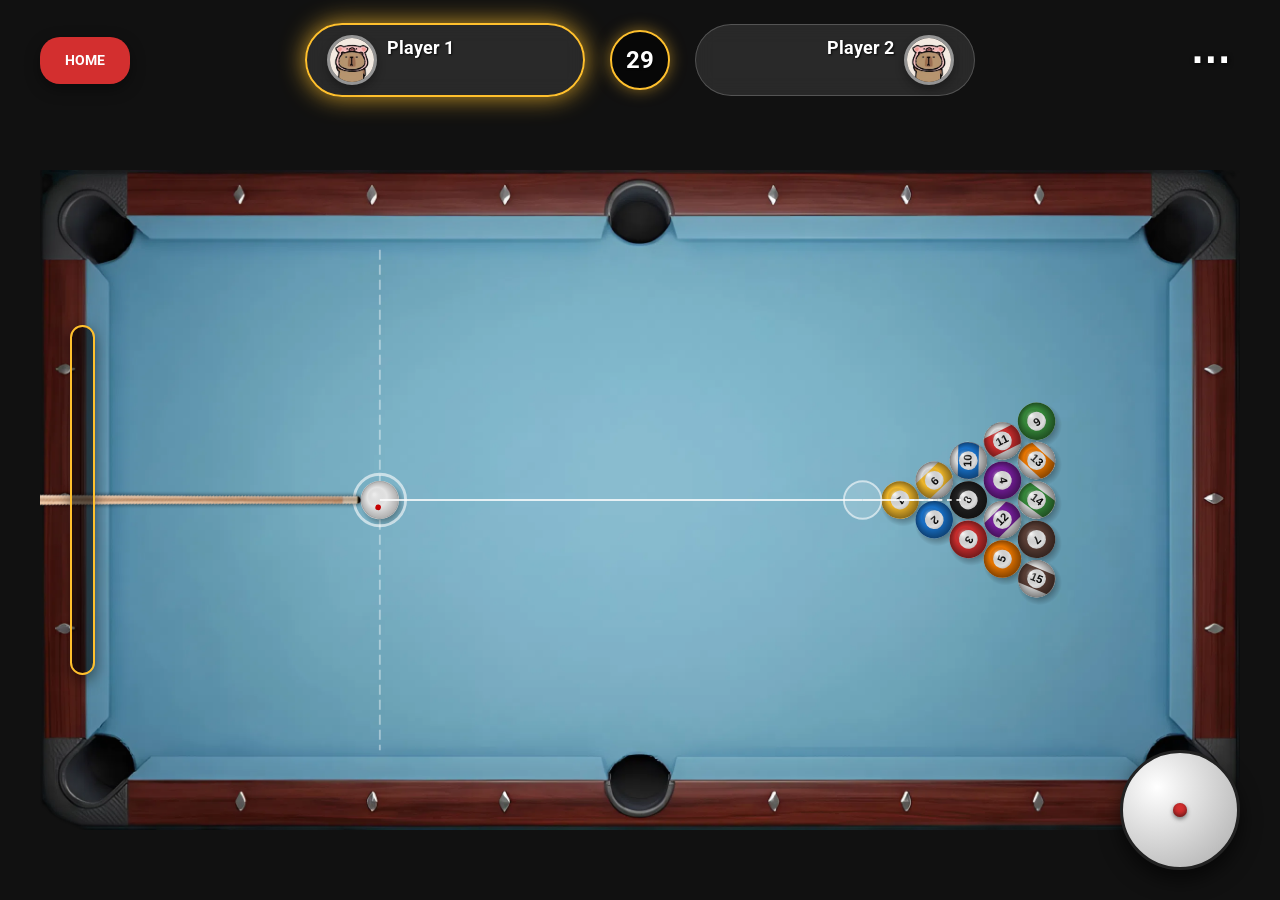
<file: AI_TEAM 15 FINAL/src/Game/game.html>
<!DOCTYPE html>
<html lang="en">
<head>
    <meta charset="UTF-8">
    <meta name="viewport" content="width=device-width, initial-scale=1.0">
    <title>Realistic 8 Ball Pool - Team2</title>
    <link rel="stylesheet" href="game-layout.css">
</head>
<body>
    <div class="main-wrapper">
        <div id="game-table" class="billiards-table">
            <div class="top-overlay-ui">
                <button id="homeBtn" class="ui-btn btn-danger">Home</button>
                <div class="player-info-hud">
                    <div class="hud-box" id="player1">
                        <img class="avatar" src="../../Assets/Image/avatar.jpg" alt="avatar">
                        <div class="stats">
                            <div class="name" id="player1_name">Player 1</div>
                            <div class="score" id="player1_balls_list" style="display: flex; gap: 4px;"></div>
                        </div>
                    </div>
                    
                    <div class="timer-box" id="turn-timer">30</div>

                    <div class="hud-box" id="player2">
                        <div class="stats" style="text-align: right;">
                            <div class="name" id="player2_name">Computer</div>
                            <div class="score" id="player2_balls_list" style="display: flex; gap: 4px; justify-content: flex-end;"></div>
                        </div>
                        <img class="avatar" src="../../Assets/Image/avatar.jpg" alt="avatar">
                    </div>
                </div>
                <div id="pause-button-container" style="margin-left: 20px;">
                    <div id="pause-icon" class="clickable">&#8943;</div>
                </div>
            </div>

            <div class="felt-playing-area">
                <canvas id="myCanvas"></canvas>
                <div id="power-bar-container">
                    <div id="power-bar-fill"></div>
                </div>
            </div>
            
            <div id="spin-control-container">
                <div id="spin-ball">
                    <div id="spin-dot"></div>
                </div>
            </div>
        </div>
    </div>

    <div id="displayWinner" class="winner-popup">
        <h1>GAME OVER</h1>
        <h2><span id="namePlayerWinner"></span> Winner!</h2>
        <button id="btnRestartWin" class="ui-btn btn-success" style="margin-top: 20px;">Play Again</button>
    </div>

    <div id="pause-overlay">
        <div id="pause-menu">
            <h2>Game Paused</h2>
            <button id="btn-resume" class="ui-btn btn-success">Resume</button>
            <button id="btn-playagain" class="ui-btn btn-danger">Play Again</button>
        </div>
    </div>

    <script src="../../ModelScript/Vector2D.js"></script>
    <script src="../../ModelScript/Stick.js"></script>
    <script src="../../ModelScript/PoolGame.js"></script>
    <script src="../../ModelScript/MyCanvas.js"></script>
    <script src="../../ModelScript/GamePolicy.js"></script>
    <script src="../../ModelScript/GameWorld.js"></script>
    <script src="../../ModelScript/Bot.js"></script>
    <script src="../../ModelScript/Board.js"></script>
    <script src="../../ModelScript/Ball.js"></script>
    <script src="../../ModelScript/Assets.js"></script>
    <script src="../../CommonHelper/Helper/simulateShotHelper.js"></script>
    <script src="../../CommonHelper/Model/algorithm.js"></script>
    <script src="game-script.js"></script>
    <script>new PoolGame().init();</script>
</body>
</html>
</file>
<file: AI_TEAM 15 FINAL/src/Game/game-layout.css>
@import url('https://fonts.googleapis.com/css2?family=Roboto:wght@400;700&display=swap');

* {
    margin: 0;
    padding: 0;
    box-sizing: border-box;
    font-family: 'Roboto', sans-serif;
    user-select: none;
}

body {
    overflow: hidden;
    background: #111;
    display: flex;
    flex-direction: column;
    width: 100vw;
    height: 100vh;
}

.main-wrapper {
    width: 100%;
    height: 100%;
    display: flex;
    flex-direction: column;
}

.billiards-table {
    display: flex;
    flex-direction: column;
    width: 100%;
    height: 100%;
    padding: 20px 40px;
}

.top-overlay-ui {
    display: flex;
    justify-content: space-between;
    align-items: center;
    height: 80px;
    margin-bottom: 20px;
    z-index: 10;
    position: relative;
}

.player-info-hud {
    display: flex;
    gap: 25px;
    align-items: center;
    justify-content: center;
    position: absolute;
    left: 50%;
    transform: translateX(-50%);
}

.hud-box {
    display: flex;
    align-items: center;
    gap: 10px;
    background: rgba(255, 255, 255, 0.1); 
    backdrop-filter: blur(10px); 
    padding: 10px 20px;
    border-radius: 40px;
    border: 1px solid rgba(255,255,255,0.2);
    width: 280px;
    transition: box-shadow 0.3s ease, border 0.3s ease;
}

.hud-box .avatar {
    width: 50px;
    height: 50px;
    border-radius: 50%;
    border: 3px solid rgba(255, 255, 255, 0.5);
    box-shadow: 0 5px 10px rgba(0,0,0,0.3);
}

.hud-box .stats {
    flex-grow: 1;
    display: flex;
    flex-direction: column;
}

.hud-box .name {
    color: #fff;
    font-weight: bold;
    font-size: 1.1em;
    text-shadow: 1px 1px 2px rgba(0,0,0,0.8);
}

.score {
    display: flex;
    align-items: center;
    gap: 4px;
    min-height: 25px;
}

#player1.player-active, #player2.player-active {
    box-shadow: 0 0 25px rgba(255, 192, 45, 0.8);
    border: 2px solid #ffc02d;
}

.timer-box {
    background: rgba(0, 0, 0, 0.6);
    border: 2px solid #ffc02d;
    border-radius: 50%;
    width: 60px;
    height: 60px;
    display: flex;
    justify-content: center;
    align-items: center;
    color: #fff;
    font-size: 1.5em;
    font-weight: bold;
    box-shadow: 0 0 15px rgba(255, 192, 45, 0.5);
    text-shadow: 1px 1px 2px #000;
    transition: all 0.3s ease;
}

.timer-warning {
    color: #ff4444;
    border-color: #ff4444;
    box-shadow: 0 0 20px rgba(255, 68, 68, 0.8);
    animation: pulseTimer 1s infinite;
}

@keyframes pulseTimer {
    0% { transform: scale(1); }
    50% { transform: scale(1.15); }
    100% { transform: scale(1); }
}

.ui-btn {
    padding: 15px 25px;
    border: none;
    border-radius: 20px;
    color: white;
    font-weight: bold;
    cursor: pointer;
    text-transform: uppercase;
    font-size: 0.9em;
    box-shadow: 0 5px 15px rgba(0,0,0,0.4);
    transition: transform 0.2s;
}

.ui-btn:active {
    transform: scale(0.95);
}

.btn-danger { background-color: #d32f2f; }
.btn-success { background-color: #388e3c; }

.felt-playing-area {
    flex: 1;
    position: relative;
    width: 100%;
    overflow: hidden;
}

#myCanvas {
    position: absolute;
    top: 0;
    left: 0;
    width: 100%;
    height: 100%;
}

.winner-popup {
    display: none;
    position: absolute;
    top: 50%;
    left: 50%;
    transform: translate(-50%, -50%);
    background: rgba(0, 0, 0, 0.85);
    backdrop-filter: blur(15px);
    color: white;
    padding: 40px 60px;
    border-radius: 20px;
    text-align: center;
    border: 2px solid #ffc02d;
    box-shadow: 0 20px 50px rgba(0,0,0,0.7);
    z-index: 1000;
}

.winner-popup h1 {
    font-size: 2.5em;
    color: #d32f2f;
    margin-bottom: 10px;
    text-transform: uppercase;
}

.winner-popup h2 {
    font-size: 1.5em;
    font-weight: normal;
}

.winner-popup h2 span {
    color: #ffc02d;
    font-weight: bold;
}

#pause-icon {
    font-size: 40px;
    font-weight: bold;
    color: white;
    cursor: pointer;
    line-height: 1;
    padding: 0 10px;
    text-shadow: 1px 1px 5px black;
}

#pause-icon:hover {
    color: #ffc02d;
}

#pause-overlay {
    display: none; 
    position: fixed;
    top: 0;
    left: 0;
    width: 100vw;
    height: 100vh;
    background-color: rgba(0, 0, 0, 0.7);
    z-index: 2000;
}

#pause-menu {
    position: absolute;
    top: 50%;
    left: 50%;
    transform: translate(-50%, -50%);
    background: rgba(20, 20, 20, 0.95);
    padding: 40px;
    border-radius: 20px;
    border: 2px solid #ffc02d;
    text-align: center;
    box-shadow: 0 10px 30px rgba(0,0,0,0.8);
}

#pause-menu h2 {
    color: white;
    margin-bottom: 30px;
    font-size: 2em;
    text-transform: uppercase;
}

#pause-menu button {
    display: block;
    width: 200px;
    margin: 15px auto;
}

.ball-icon {
    width: 18px;
    height: 18px;
    border-radius: 50%;
    display: inline-block;
    position: relative;
    border: 1px solid rgba(255, 255, 255, 0.5);
    box-shadow: 1px 1px 3px rgba(0,0,0,0.5);
}

.ball-eight { background-color: #000000; }
.ball-stripe::after {
    content: '';
    position: absolute;
    top: 50%;
    left: 50%;
    transform: translate(-50%, -50%);
    width: 100%;
    height: 6px;
    background-color: #fff;
}

.ball-1, .ball-9 { background-color: #fbc02d; }
.ball-2, .ball-10 { background-color: #1976d2; }
.ball-3, .ball-11 { background-color: #d32f2f; }
.ball-4, .ball-12 { background-color: #7b1fa2; }
.ball-5, .ball-13 { background-color: #f57c00; }
.ball-6, .ball-14 { background-color: #388e3c; }
.ball-7, .ball-15 { background-color: #5d4037; }

#spin-control-container {
    position: absolute;
    bottom: 30px;
    right: 40px;
    width: 120px;
    height: 120px;
    border-radius: 50%;
    background: radial-gradient(circle at 30% 30%, #ffffff, #aaaaaa);
    border: 3px solid #222;
    box-shadow: 0 10px 20px rgba(0,0,0,0.6);
    z-index: 50;
    display: flex;
    justify-content: center;
    align-items: center;
}

#spin-ball {
    position: relative;
    width: 100%;
    height: 100%;
    border-radius: 50%;
    cursor: crosshair;
}

#spin-dot {
    position: absolute;
    top: 50%;
    left: 50%;
    width: 14px;
    height: 14px;
    background-color: #d32f2f;
    border-radius: 50%;
    transform: translate(-50%, -50%);
    pointer-events: none;
    box-shadow: inset 0 -2px 4px rgba(0,0,0,0.5), 0 2px 4px rgba(0,0,0,0.5);
}

#power-bar-container {
    position: absolute;
    left: 30px;
    top: 50%;
    transform: translateY(-50%);
    width: 25px;
    height: 350px;
    background-color: rgba(0, 0, 0, 0.6);
    border: 2px solid #ffc02d;
    border-radius: 15px;
    overflow: hidden;
    z-index: 50;
    display: flex;
    flex-direction: column;
    justify-content: flex-end;
    box-shadow: 0 5px 15px rgba(0,0,0,0.5);
}

#power-bar-fill {
    width: 100%;
    height: 0%;
    background: linear-gradient(to top, #4CAF50, #ffeb3b, #f44336);
    transition: height 0.05s ease-out;
}
</file>
